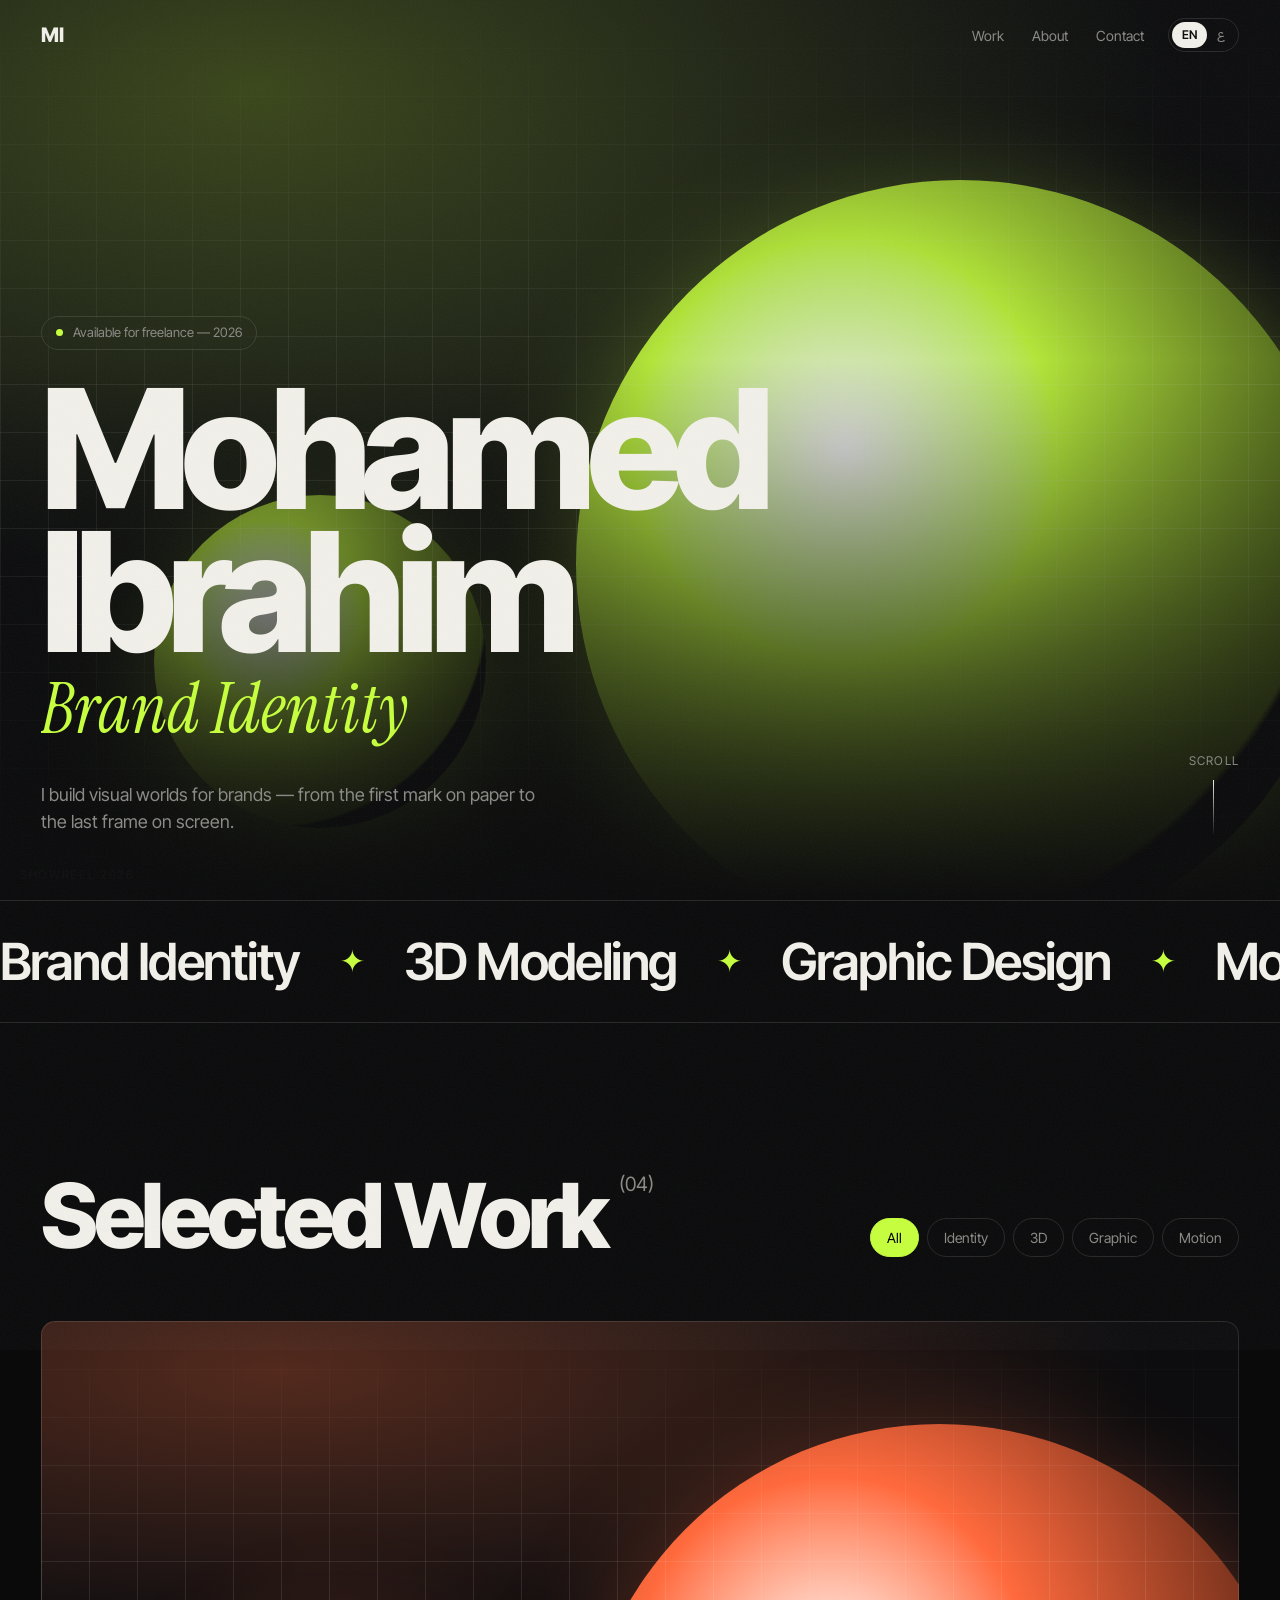
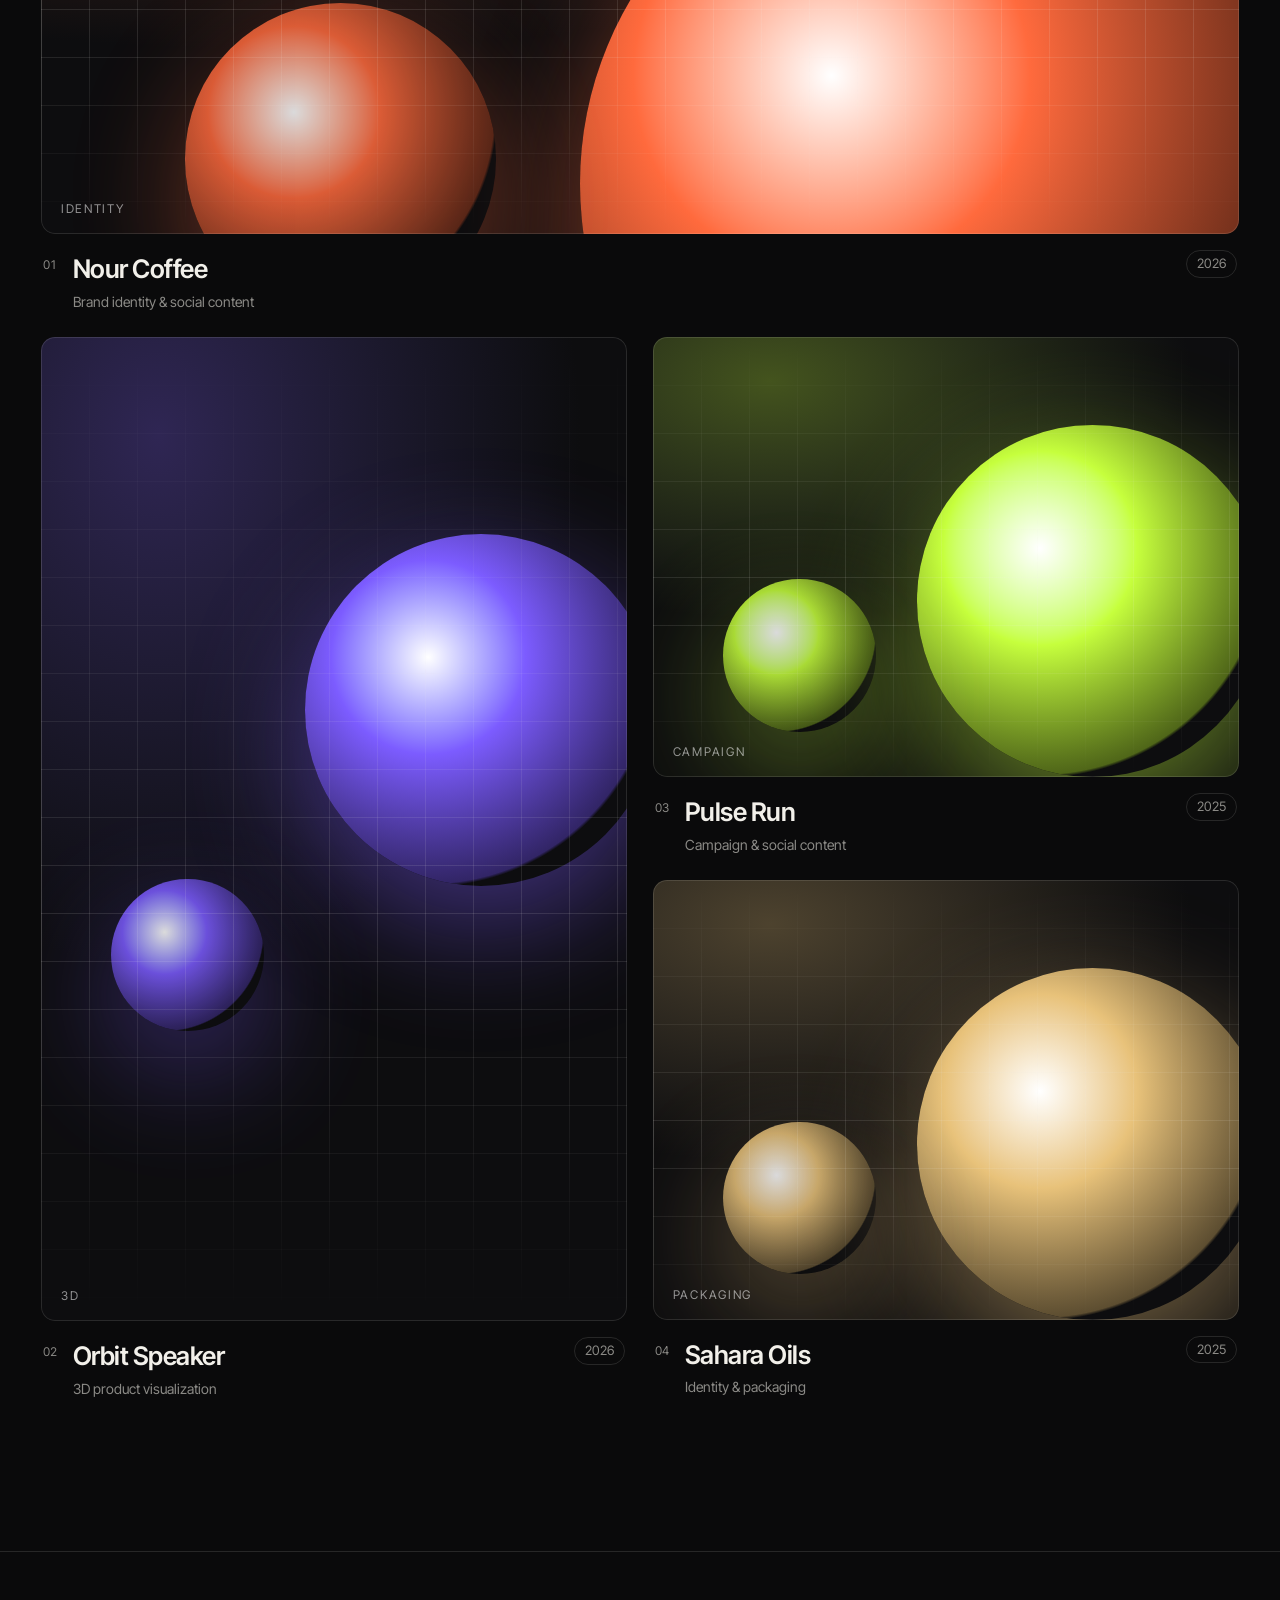
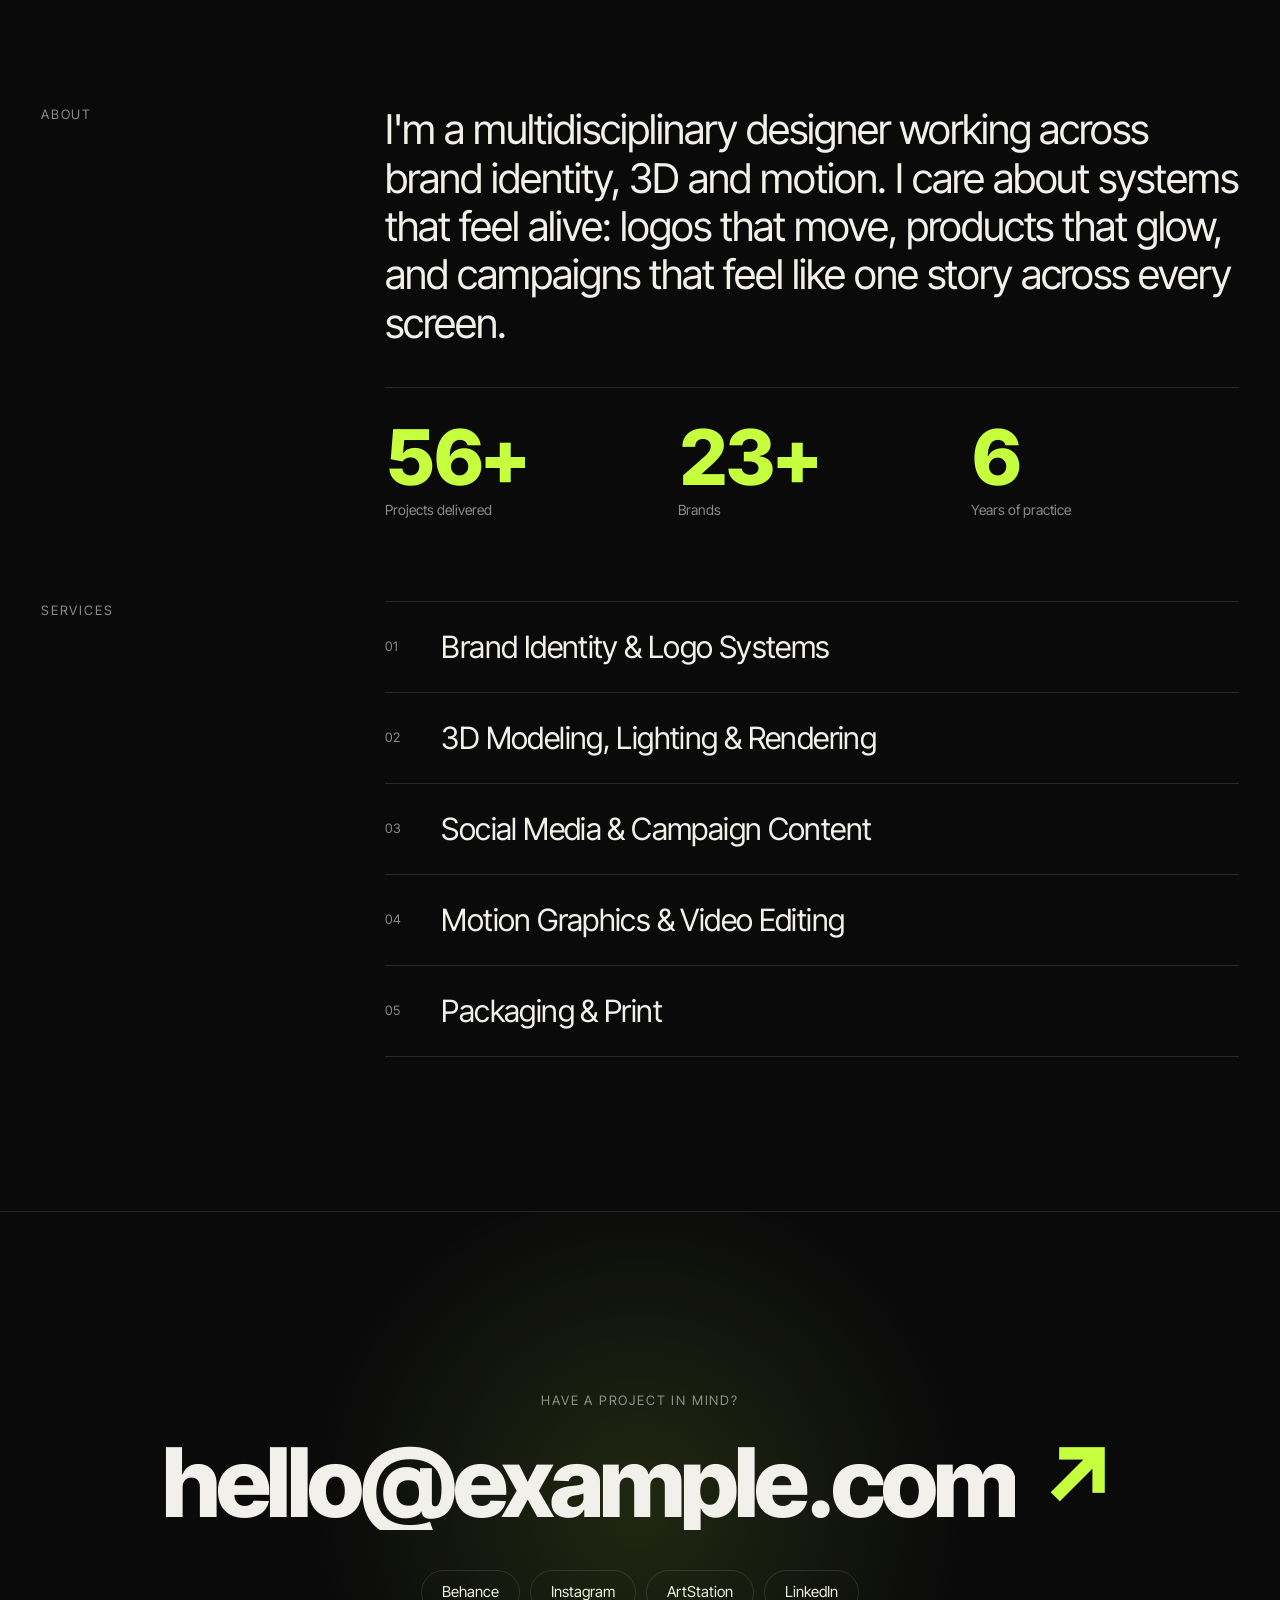
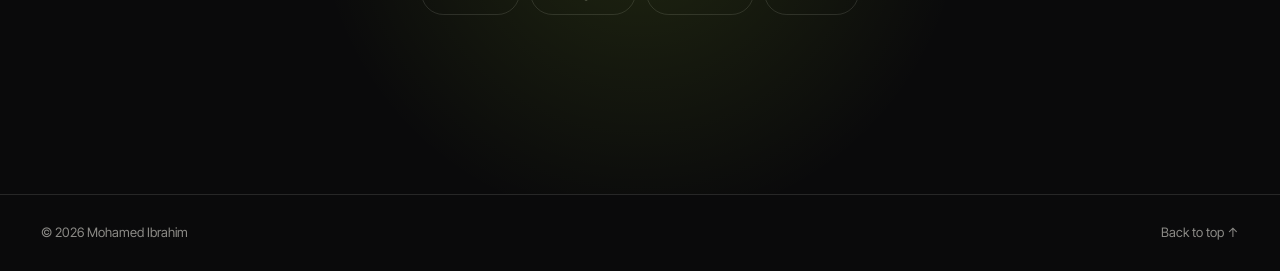
<file: index.html>
<!doctype html>
<html lang="en" dir="ltr">
<head>
  <meta charset="utf-8" />
  <meta name="viewport" content="width=device-width, initial-scale=1" />
  <title>Mohamed Ibrahim — Portfolio</title>
  <meta name="description" content="Graphic design, 3D and brand identity portfolio of Mohamed Ibrahim." />
  <link rel="preconnect" href="https://fonts.googleapis.com" />
  <link rel="preconnect" href="https://fonts.gstatic.com" crossorigin />
  <link href="https://fonts.googleapis.com/css2?family=Inter+Tight:wght@300;400;500;600;800&family=Instrument+Serif:ital@0;1&family=IBM+Plex+Sans+Arabic:wght@300;400;500;700&display=swap" rel="stylesheet" />
  <link rel="stylesheet" href="assets/css/style.css" />
</head>
<body data-page="home">
  <div class="grain" aria-hidden="true"></div>
  <div class="cursor" aria-hidden="true"><span class="cursor-label"></span></div>
  <div class="loader" aria-hidden="true"><div class="loader-name"></div><div class="loader-bar"><span></span></div></div>

  <header class="nav">
    <a class="nav-logo" href="index.html" data-site="short"></a>
    <nav class="nav-links">
      <a href="#work" data-i18n="work"></a>
      <a href="#about" data-i18n="about"></a>
      <a href="#contact" data-i18n="contact"></a>
    </nav>
    <button class="lang-toggle" type="button" aria-label="Switch language"></button>
  </header>

  <main>
    <section class="hero">
      <div class="hero-media reveal-scale" id="showreel"></div>
      <div class="hero-content">
        <p class="hero-eyebrow"><span class="dot"></span><span data-i18n="available"></span></p>
        <h1 class="hero-title" data-site="name"></h1>
        <div class="hero-rotator" aria-live="polite"><span class="rotator-word"></span></div>
        <p class="hero-intro" data-site="intro"></p>
      </div>
      <a class="hero-scroll" href="#work"><span data-i18n="scroll"></span><i></i></a>
    </section>

    <div class="marquee" aria-hidden="true"><div class="marquee-track" id="marquee"></div></div>

    <section class="work" id="work">
      <div class="section-head">
        <h2 class="section-title"><span data-i18n="selectedWork"></span> <sup id="work-count"></sup></h2>
        <div class="filters" id="filters" role="tablist"></div>
      </div>
      <div class="work-grid" id="work-grid"></div>
    </section>

    <section class="about" id="about">
      <div class="about-label" data-i18n="about"></div>
      <p class="about-text reveal" data-site="about"></p>
      <div class="stats" id="stats"></div>
      <div class="services">
        <div class="about-label" data-i18n="services"></div>
        <ol class="services-list" id="services"></ol>
      </div>
    </section>

    <section class="contact" id="contact">
      <p class="about-label" data-i18n="letsTalk"></p>
      <a class="contact-mail" id="contact-mail"></a>
      <ul class="socials" id="socials"></ul>
    </section>
  </main>

  <footer class="footer">
    <span>© <span id="year"></span> <span data-site="name"></span></span>
    <button class="to-top" type="button" data-i18n="backTop"></button>
  </footer>

  <div class="lightbox" id="lightbox" hidden><button class="lightbox-close" aria-label="Close">×</button><div class="lightbox-inner"></div></div>

  <script src="assets/js/data.js"></script>
  <script src="assets/js/main.js"></script>
</body>
</html>
</file>
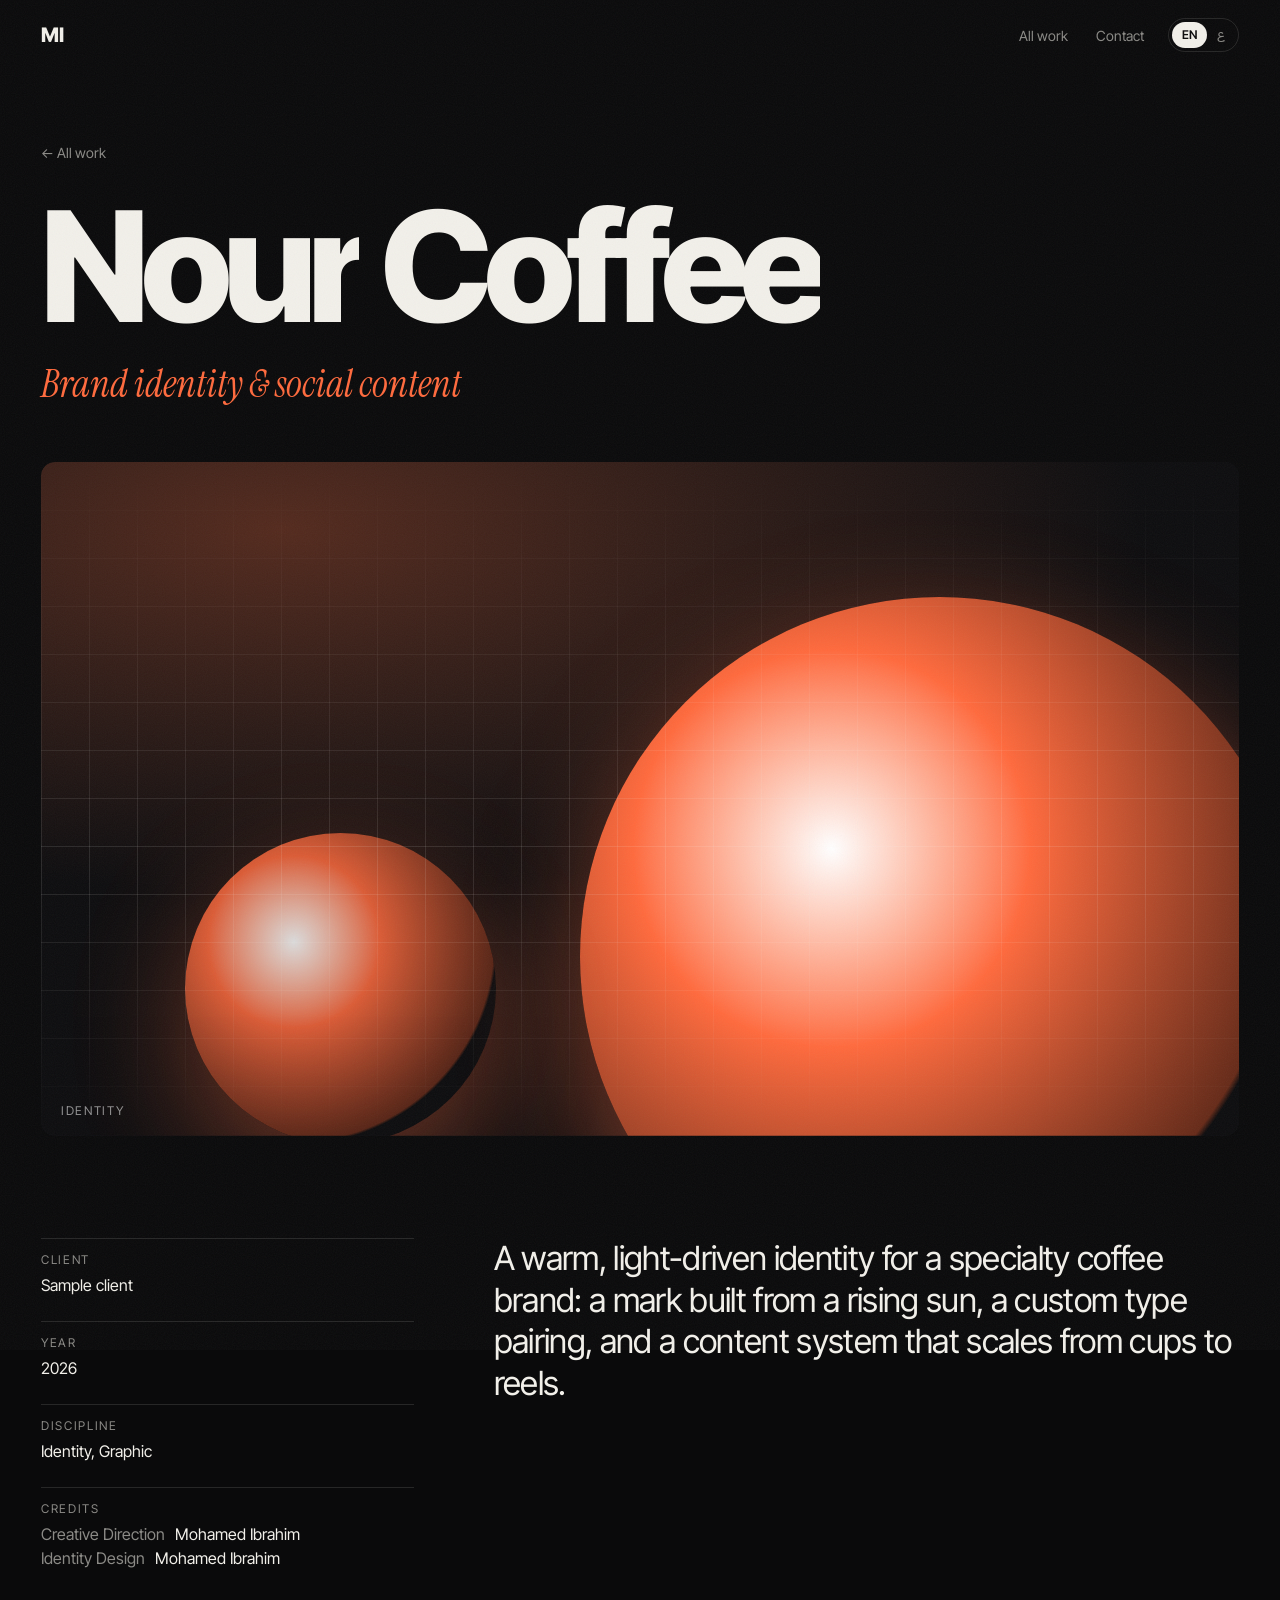
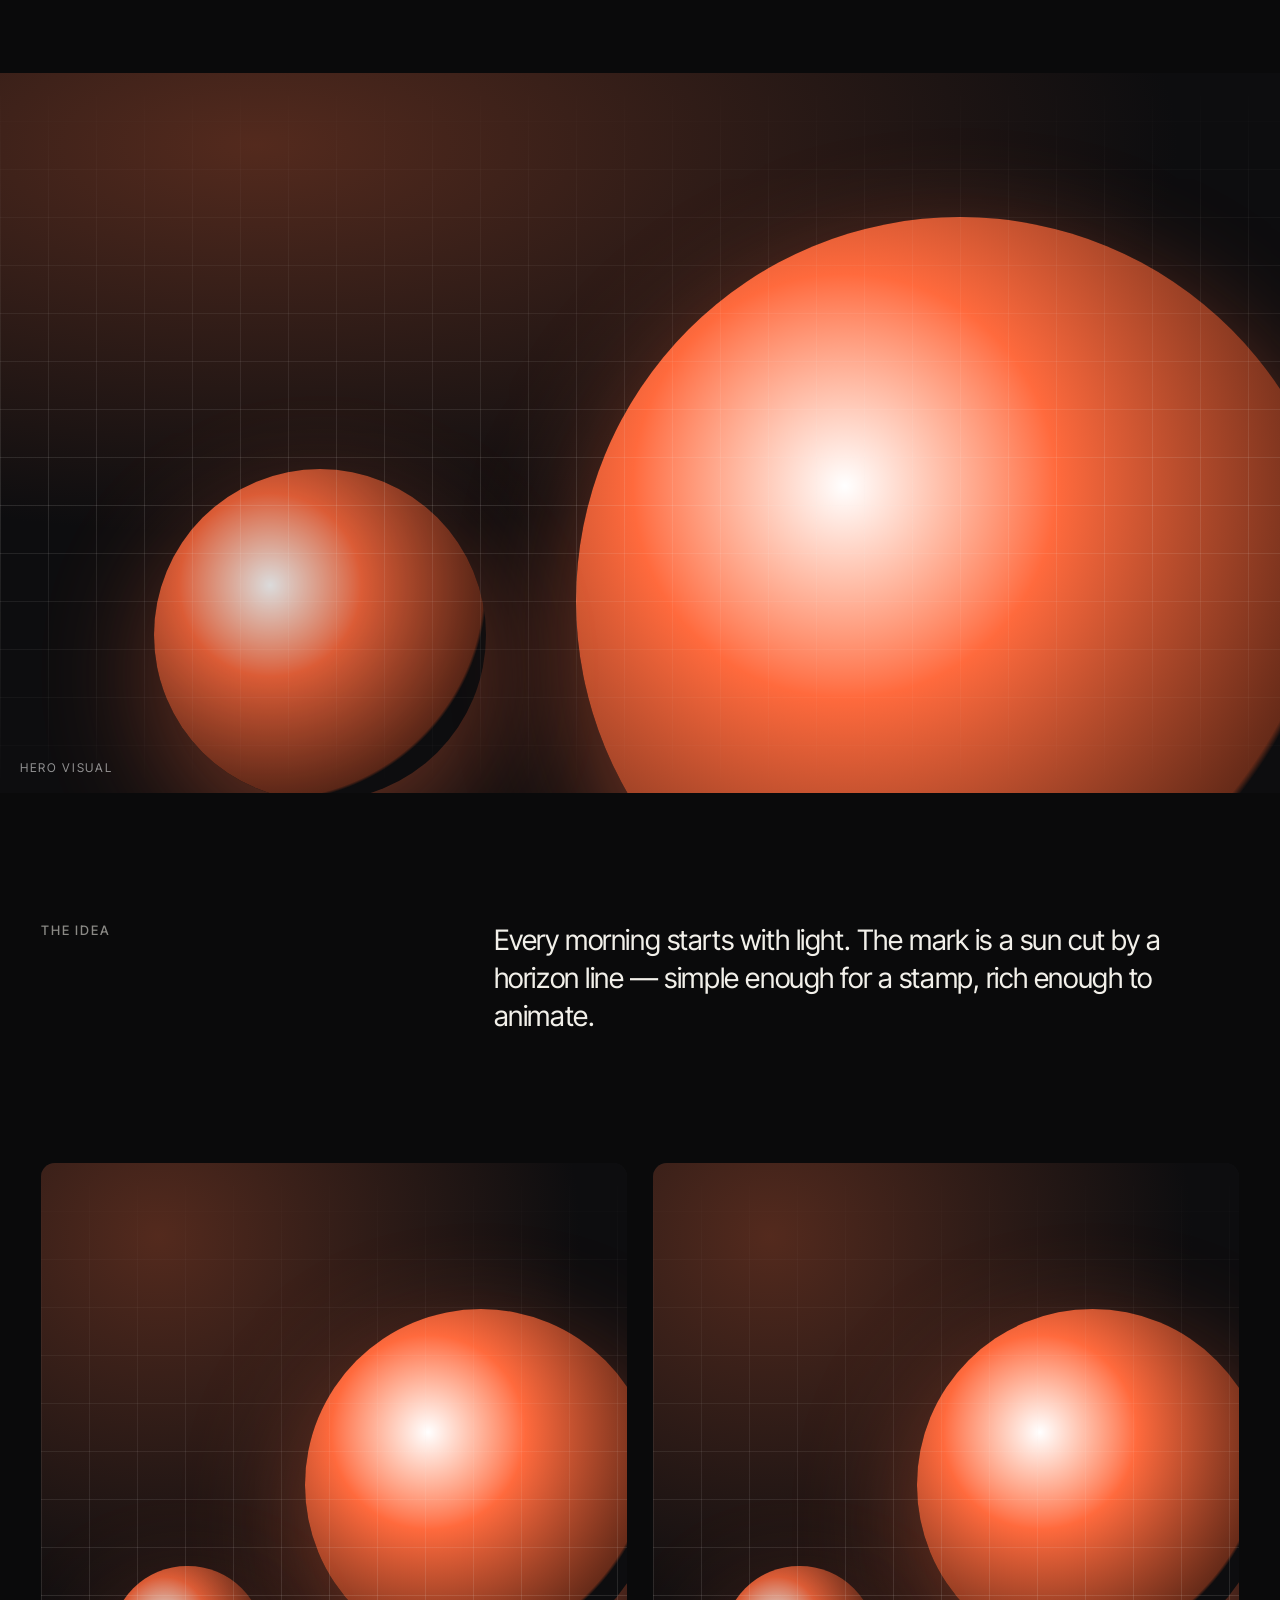
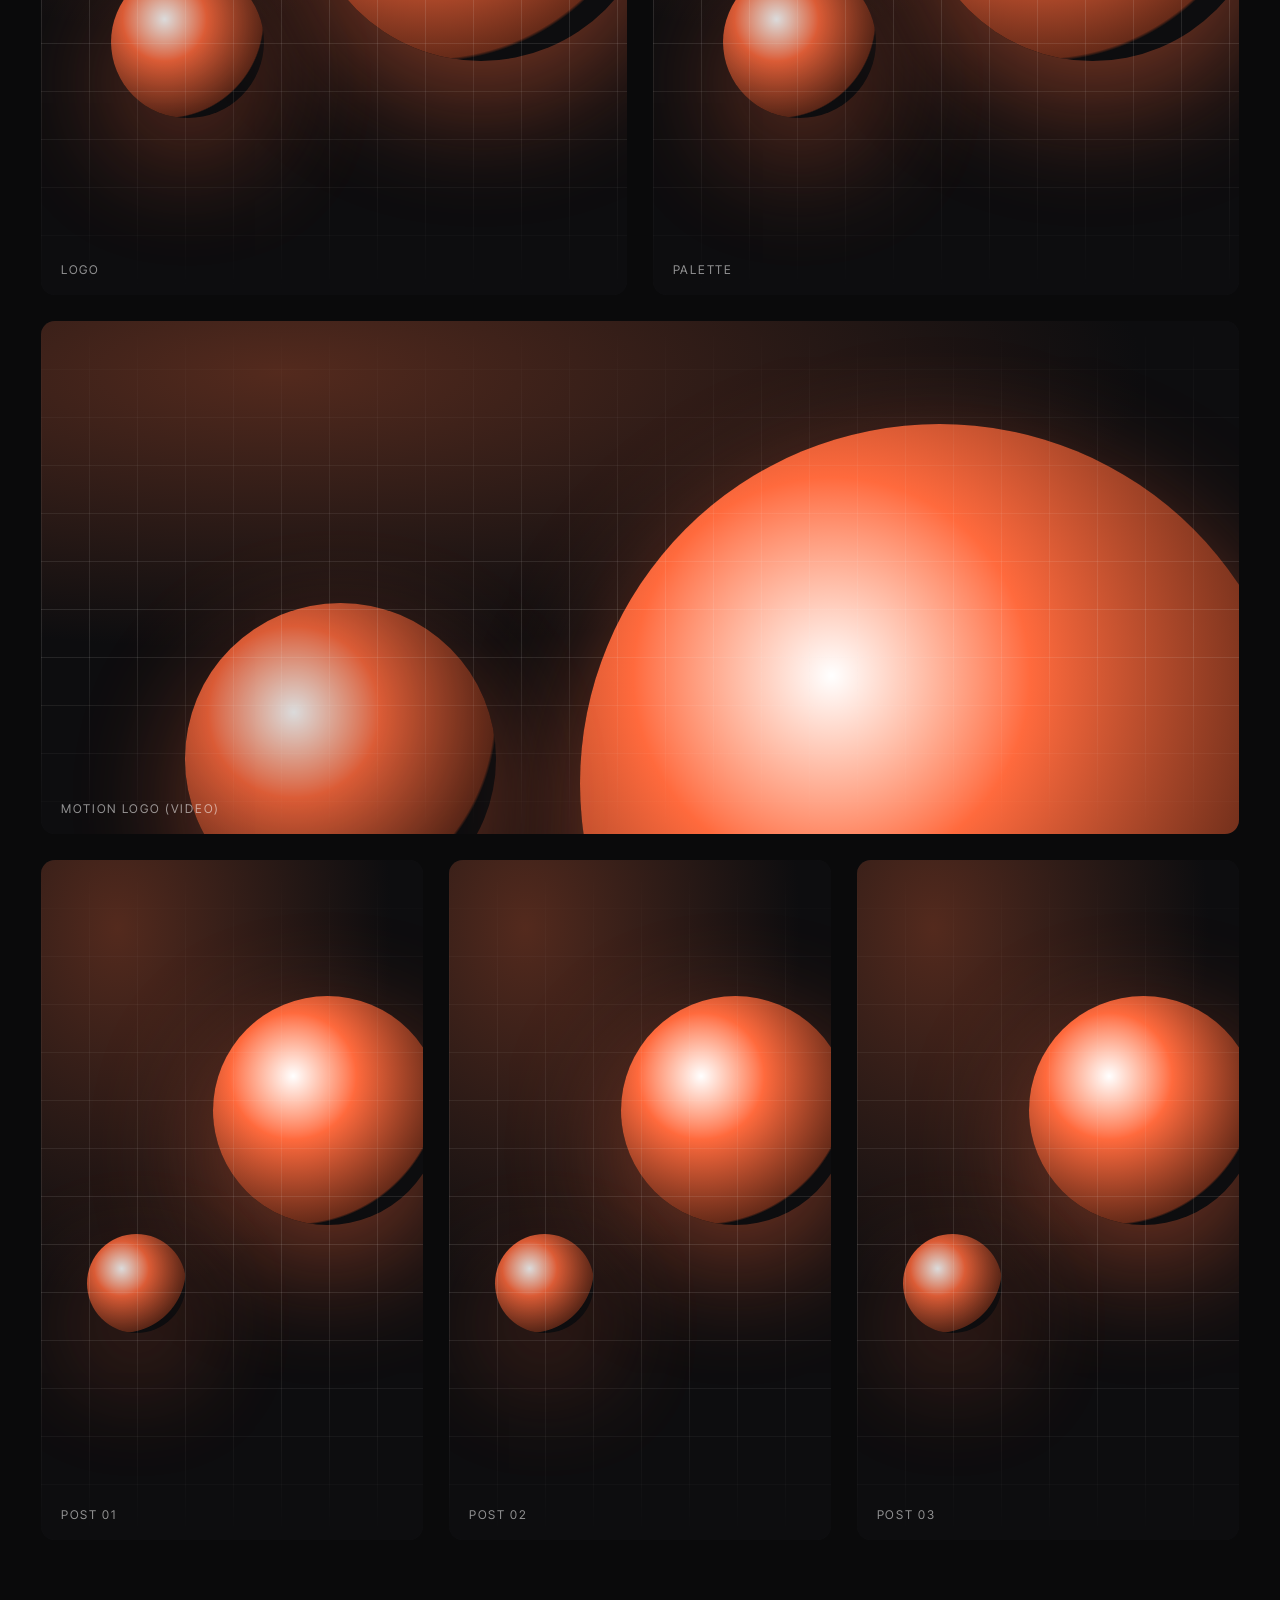
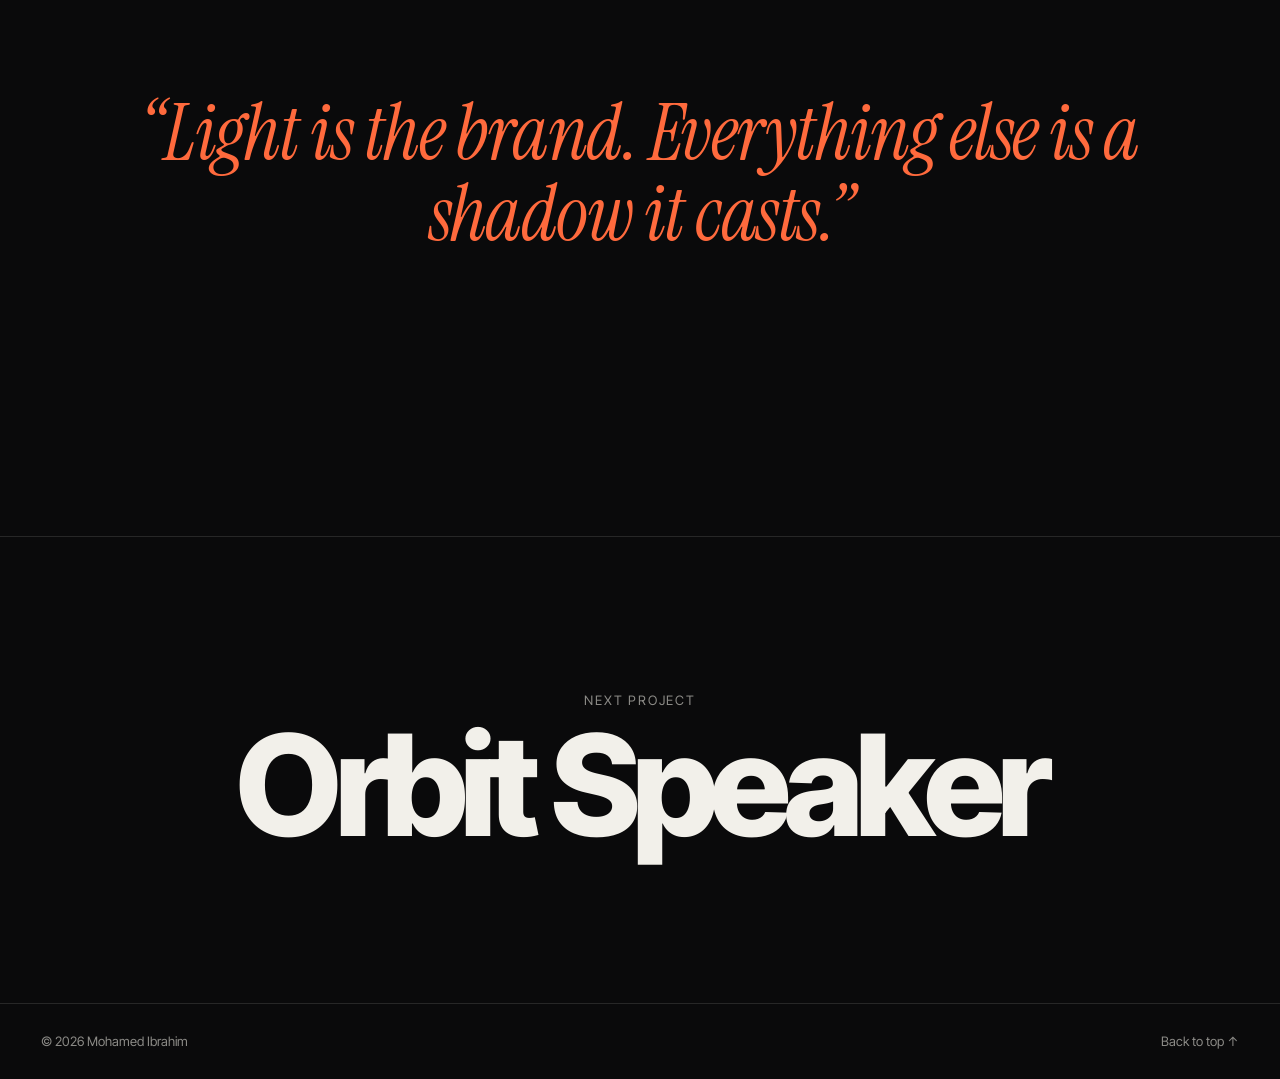
<file: project.html>
<!doctype html>
<html lang="en" dir="ltr">
<head>
  <meta charset="utf-8" />
  <meta name="viewport" content="width=device-width, initial-scale=1" />
  <title>Project — Mohamed Ibrahim</title>
  <link rel="preconnect" href="https://fonts.googleapis.com" />
  <link rel="preconnect" href="https://fonts.gstatic.com" crossorigin />
  <link href="https://fonts.googleapis.com/css2?family=Inter+Tight:wght@300;400;500;600;800&family=Instrument+Serif:ital@0;1&family=IBM+Plex+Sans+Arabic:wght@300;400;500;700&display=swap" rel="stylesheet" />
  <link rel="stylesheet" href="assets/css/style.css" />
</head>
<body data-page="project">
  <div class="grain" aria-hidden="true"></div>
  <div class="cursor" aria-hidden="true"><span class="cursor-label"></span></div>
  <div class="progress" aria-hidden="true"><span></span></div>

  <header class="nav">
    <a class="nav-logo" href="index.html" data-site="short"></a>
    <nav class="nav-links">
      <a href="index.html#work" data-i18n="allWork"></a>
      <a href="index.html#contact" data-i18n="contact"></a>
    </nav>
    <button class="lang-toggle" type="button" aria-label="Switch language"></button>
  </header>

  <main id="project"></main>

  <footer class="footer">
    <span>© <span id="year"></span> <span data-site="name"></span></span>
    <button class="to-top" type="button" data-i18n="backTop"></button>
  </footer>

  <div class="lightbox" id="lightbox" hidden><button class="lightbox-close" aria-label="Close">×</button><div class="lightbox-inner"></div></div>

  <script src="assets/js/data.js"></script>
  <script src="assets/js/main.js"></script>
</body>
</html>
</file>
<file: assets/css/style.css>
/* ============ Tokens ============ */
:root {
  --bg: #0a0a0b;
  --bg-2: #121214;
  --fg: #f2f0ea;
  --muted: #8b8a86;
  --line: rgba(242, 240, 234, 0.12);
  --accent: #c6ff3d;
  --accent-p: var(--accent);
  --sans: "Inter Tight", "IBM Plex Sans Arabic", system-ui, sans-serif;
  --serif: "Instrument Serif", "IBM Plex Sans Arabic", Georgia, serif;
  --gutter: clamp(16px, 3.2vw, 48px);
  --radius: 14px;
  --ease: cubic-bezier(0.22, 1, 0.36, 1);
  color-scheme: dark;
}
html[dir="rtl"] { --sans: "IBM Plex Sans Arabic", "Inter Tight", system-ui, sans-serif; --serif: "IBM Plex Sans Arabic", serif; }

*, *::before, *::after { box-sizing: border-box; }
html { scroll-behavior: smooth; -webkit-text-size-adjust: 100%; }
body {
  margin: 0; background: var(--bg); color: var(--fg); font-family: var(--sans);
  font-size: 16px; line-height: 1.5; -webkit-font-smoothing: antialiased; overflow-x: hidden;
}
img, video, iframe { display: block; max-width: 100%; }
a { color: inherit; text-decoration: none; }
button { font: inherit; color: inherit; background: none; border: 0; cursor: pointer; padding: 0; }
::selection { background: var(--accent); color: #000; }
body.has-cursor, body.has-cursor a, body.has-cursor button { cursor: none; }

/* film grain */
.grain {
  position: fixed; inset: -50%; z-index: 100; pointer-events: none; opacity: 0.05;
  background-image: url("data:image/svg+xml,%3Csvg xmlns='http://www.w3.org/2000/svg' width='160' height='160'%3E%3Cfilter id='n'%3E%3CfeTurbulence type='fractalNoise' baseFrequency='0.9' numOctaves='3' stitchTiles='stitch'/%3E%3C/filter%3E%3Crect width='100%25' height='100%25' filter='url(%23n)'/%3E%3C/svg%3E");
  animation: grain 1s steps(6) infinite;
}
@keyframes grain { 0%,100%{transform:translate(0,0)} 20%{transform:translate(-3%,2%)} 40%{transform:translate(2%,-3%)} 60%{transform:translate(-2%,-1%)} 80%{transform:translate(3%,3%)} }

/* ============ Cursor ============ */
.cursor {
  position: fixed; top: 0; left: 0; z-index: 200; pointer-events: none;
  width: 0; height: 0; opacity: 0; transition: opacity .3s;
}
.cursor.on { opacity: 1; }
.cursor::before {
  content: ""; position: absolute; width: 10px; height: 10px; left: -5px; top: -5px; border-radius: 50%;
  background: var(--fg); mix-blend-mode: difference; transition: transform .4s var(--ease);
}
.cursor.hover::before { transform: scale(3.2); }
.cursor.big::before { transform: scale(9); background: var(--accent); mix-blend-mode: normal; }
.cursor-label {
  position: absolute; transform: translate(-50%, -50%) scale(.4); opacity: 0; color: #000;
  font-size: 13px; font-weight: 600; letter-spacing: .02em; white-space: nowrap; transition: .35s var(--ease);
}
.cursor.big .cursor-label { opacity: 1; transform: translate(-50%, -50%) scale(1); }

/* ============ Loader ============ */
.loader { display: none; }
.loader.show {
  display: grid; place-items: center; align-content: center; gap: 24px; position: fixed; inset: 0; z-index: 300;
  background: var(--bg); transition: transform 0.9s var(--ease) .1s;
}
.loader.done { transform: translateY(-100%); }
.loader-name { font-family: var(--serif); font-size: clamp(40px, 7vw, 96px); font-style: italic; animation: rise 1s var(--ease) both; }
.loader-bar { width: min(240px, 60vw); height: 1px; background: var(--line); overflow: hidden; }
.loader-bar span { display: block; height: 100%; background: var(--accent); transform-origin: left; animation: load 1.2s var(--ease) both; }
@keyframes load { from { transform: scaleX(0); } to { transform: scaleX(1); } }
@keyframes rise { from { transform: translateY(40%); opacity: 0; } to { transform: none; opacity: 1; } }

/* ============ Nav ============ */
.nav {
  position: fixed; inset: 0 0 auto 0; z-index: 50; display: flex; align-items: center; gap: 24px;
  padding: 18px var(--gutter); transition: transform .5s var(--ease), background .4s, backdrop-filter .4s;
}
.nav.solid { background: rgba(10, 10, 11, .6); backdrop-filter: blur(14px); -webkit-backdrop-filter: blur(14px); }
.nav.hide { transform: translateY(-100%); }
.nav-logo { font-weight: 800; font-size: 20px; letter-spacing: -.02em; font-family: "Inter Tight", sans-serif; }
.nav-links { display: flex; gap: 28px; margin-inline-start: auto; font-size: 14px; }
.nav-links a { position: relative; color: var(--muted); transition: color .3s; }
.nav-links a:hover { color: var(--fg); }
.nav-links a::after { content: ""; position: absolute; inset: auto 0 -4px 0; height: 1px; background: currentColor; transform: scaleX(0); transform-origin: right; transition: transform .4s var(--ease); }
.nav-links a:hover::after { transform: scaleX(1); transform-origin: left; }
.lang-toggle { display: flex; border: 1px solid var(--line); border-radius: 99px; padding: 3px; font-size: 12px; font-weight: 600; }
.lang-toggle span { padding: 4px 10px; border-radius: 99px; color: var(--muted); transition: .3s; font-family: "Inter Tight", "IBM Plex Sans Arabic", sans-serif; }
.lang-toggle span.on { background: var(--fg); color: var(--bg); }

/* ============ Hero ============ */
.hero { position: relative; min-height: 100svh; display: grid; align-items: end; padding: 120px var(--gutter) 64px; overflow: hidden; isolation: isolate; }
.hero-media { position: absolute; inset: 0; z-index: -1; transform: translateY(var(--py, 0)); }
.hero-media > :first-child { position: absolute; inset: 0; width: 100%; height: 100%; object-fit: cover; border: 0; }
.hero-media iframe { width: 100vw; height: 56.25vw; min-height: 100%; min-width: 177.77vh; left: 50%; top: 50%; transform: translate(-50%, -50%); inset: auto; }
.hero-shade { position: absolute; inset: 0; background: linear-gradient(180deg, rgba(10,10,11,.2) 0%, rgba(10,10,11,.1) 40%, var(--bg) 100%); }
.hero-content { max-width: 1400px; }
.hero-eyebrow { display: inline-flex; align-items: center; gap: 10px; font-size: 13px; color: var(--muted); border: 1px solid var(--line); border-radius: 99px; padding: 6px 14px; margin: 0 0 28px; backdrop-filter: blur(8px); }
.dot { width: 7px; height: 7px; border-radius: 50%; background: var(--accent); box-shadow: 0 0 0 0 var(--accent); animation: pulse 2s infinite; }
@keyframes pulse { 0% { box-shadow: 0 0 0 0 rgba(198,255,61,.6); } 70% { box-shadow: 0 0 0 10px rgba(198,255,61,0); } 100% { box-shadow: 0 0 0 0 rgba(198,255,61,0); } }
.hero-title { margin: 0; font-size: clamp(56px, 13vw, 220px); line-height: .86; letter-spacing: -.055em; font-weight: 800; animation: rise 1.2s var(--ease) .2s both; }
html[dir="rtl"] .hero-title { letter-spacing: 0; line-height: 1.05; }
.hero-rotator { font-family: var(--serif); font-style: italic; font-size: clamp(32px, 5.4vw, 88px); line-height: 1.1; color: var(--accent); height: 1.2em; overflow: hidden; margin-top: 8px; }
html[dir="rtl"] .hero-rotator { font-style: normal; font-weight: 300; }
.rotator-word { display: inline-block; transition: transform .45s var(--ease), opacity .45s; }
.rotator-word.out { transform: translateY(-100%); opacity: 0; }
.hero-intro { max-width: 520px; color: var(--muted); font-size: clamp(16px, 1.4vw, 20px); margin: 28px 0 0; animation: rise 1.2s var(--ease) .5s both; }
.hero-scroll { position: absolute; inset-inline-end: var(--gutter); bottom: 64px; display: flex; flex-direction: column; align-items: center; gap: 10px; font-size: 12px; color: var(--muted); letter-spacing: .1em; text-transform: uppercase; }
.hero-scroll i { width: 1px; height: 56px; background: linear-gradient(var(--fg), transparent); animation: drip 2s var(--ease) infinite; transform-origin: top; }
@keyframes drip { 0% { transform: scaleY(0); } 50% { transform: scaleY(1); } 100% { transform: scaleY(1); opacity: 0; } }

/* ============ Placeholder art ============ */
.ph { position: absolute; inset: 0; overflow: hidden; background: radial-gradient(120% 90% at 20% 10%, color-mix(in srgb, var(--c) 28%, #111) 0%, #0d0d0f 60%); }
.ph-orb { position: absolute; width: 60%; aspect-ratio: 1; border-radius: 50%; left: 45%; top: 20%; background: radial-gradient(circle at 35% 35%, #fff 0%, var(--c) 30%, color-mix(in srgb, var(--c) 40%, #000) 70%, transparent 71%); filter: blur(.5px); animation: float 9s ease-in-out infinite; box-shadow: 0 40px 120px color-mix(in srgb, var(--c) 45%, transparent); }
.ph-orb.b { width: 26%; left: 12%; top: 55%; animation-duration: 12s; animation-direction: reverse; opacity: .85; }
.ph-grid { position: absolute; inset: 0; background-image: linear-gradient(var(--line) 1px, transparent 1px), linear-gradient(90deg, var(--line) 1px, transparent 1px); background-size: 48px 48px; mask-image: linear-gradient(180deg, transparent, #000 60%, transparent); -webkit-mask-image: linear-gradient(180deg, transparent, #000 60%, transparent); }
.ph-label { position: absolute; inset-inline-start: 20px; bottom: 16px; font-size: 12px; letter-spacing: .14em; text-transform: uppercase; color: rgba(255,255,255,.55); font-family: "Inter Tight", "IBM Plex Sans Arabic", sans-serif; }
@keyframes float { 0%,100% { transform: translate(0, 0) rotate(0); } 50% { transform: translate(-6%, 5%) rotate(8deg); } }

/* ============ Marquee ============ */
.marquee { border-block: 1px solid var(--line); overflow: hidden; padding: 22px 0; }
.marquee-track { display: flex; width: max-content; gap: 40px; animation: marquee 40s linear infinite; font-size: clamp(28px, 4vw, 56px); font-weight: 600; letter-spacing: -.03em; }
.marquee-track span { white-space: nowrap; }
.marquee-track i { font-style: normal; color: var(--accent); font-size: .6em; align-self: center; }
html[dir="rtl"] .marquee-track { animation-name: marquee-rtl; letter-spacing: 0; }
@keyframes marquee { to { transform: translateX(-50%); } }
@keyframes marquee-rtl { to { transform: translateX(50%); } }
.marquee:hover .marquee-track { animation-play-state: paused; }

/* ============ Work ============ */
.work { padding: clamp(80px, 12vw, 160px) var(--gutter); }
.section-head { display: flex; flex-wrap: wrap; align-items: end; justify-content: space-between; gap: 24px; margin-bottom: clamp(32px, 5vw, 64px); }
.section-title { margin: 0; font-size: clamp(40px, 7vw, 112px); letter-spacing: -.045em; line-height: .9; font-weight: 800; }
html[dir="rtl"] .section-title { letter-spacing: 0; line-height: 1.1; }
.section-title sup { font-size: .22em; color: var(--muted); font-weight: 400; letter-spacing: 0; vertical-align: top; }
.filters { display: flex; flex-wrap: wrap; gap: 8px; }
.chip { border: 1px solid var(--line); border-radius: 99px; padding: 8px 16px; font-size: 14px; color: var(--muted); transition: .3s var(--ease); display: inline-block; }
.chip:hover { color: var(--fg); border-color: var(--fg); }
.chip.on { background: var(--accent); color: #000; border-color: var(--accent); }

.work-grid { display: grid; grid-template-columns: repeat(12, 1fr); gap: clamp(16px, 2vw, 28px); grid-auto-flow: dense; }
.card { grid-column: span 6; display: block; }
.card.size-large { grid-column: span 12; }
.card.size-tall { grid-column: span 6; grid-row: span 2; }
.card-media { position: relative; overflow: hidden; border-radius: var(--radius); aspect-ratio: 4 / 3; background: var(--bg-2); transform: translateZ(0); }
.card.size-large .card-media { aspect-ratio: 21 / 9; }
.card.size-tall .card-media { aspect-ratio: auto; height: calc(100% - 76px); min-height: 420px; }
.card-media > img, .card-media > video, .card-media > iframe { position: absolute; inset: 0; width: 100%; height: 100%; object-fit: cover; border: 0; }
.card-media > *, .card-media .ph { transition: transform 1.1s var(--ease), filter .6s; }
.card:hover .card-media > * { transform: scale(1.045); }
.card-media::after { content: ""; position: absolute; inset: 0; border-radius: inherit; box-shadow: inset 0 0 0 1px var(--line); pointer-events: none; }
.card-meta { display: grid; grid-template-columns: auto 1fr auto; gap: 16px; align-items: start; padding: 16px 2px 0; }
.card-index { font-size: 12px; color: var(--muted); padding-top: 6px; font-variant-numeric: tabular-nums; }
.card-text h3 { margin: 0; font-size: clamp(20px, 2vw, 28px); letter-spacing: -.02em; font-weight: 600; transition: color .3s; }
.card-text p { margin: 2px 0 0; color: var(--muted); font-size: 14px; }
.card-year { font-size: 13px; color: var(--muted); border: 1px solid var(--line); border-radius: 99px; padding: 3px 10px; }
.card:hover h3 { color: var(--c); }

/* ============ About ============ */
.about { padding: clamp(80px, 12vw, 160px) var(--gutter); border-top: 1px solid var(--line); display: grid; grid-template-columns: 1fr 3fr; gap: 40px 60px; }
.about-label { font-size: 13px; letter-spacing: .14em; text-transform: uppercase; color: var(--muted); margin: 0; }
html[dir="rtl"] .about-label { letter-spacing: 0; }
.about-text { margin: 0; font-size: clamp(24px, 3.2vw, 48px); line-height: 1.18; letter-spacing: -.025em; font-weight: 400; }
html[dir="rtl"] .about-text { letter-spacing: 0; line-height: 1.5; }
.stats { grid-column: 2; display: grid; grid-template-columns: repeat(3, 1fr); gap: 24px; border-top: 1px solid var(--line); padding-top: 32px; }
.stat b { display: block; font-size: clamp(44px, 6vw, 96px); font-weight: 800; letter-spacing: -.05em; line-height: 1; color: var(--accent); font-variant-numeric: tabular-nums; }
.stat span { color: var(--muted); font-size: 14px; }
.services { grid-column: 1 / -1; display: grid; grid-template-columns: 1fr 3fr; gap: 60px; margin-top: 40px; }
.services-list { list-style: none; margin: 0; padding: 0; border-top: 1px solid var(--line); }
.services-list li { display: grid; grid-template-columns: 56px 1fr auto; align-items: center; padding: 22px 0; border-bottom: 1px solid var(--line); font-size: clamp(20px, 2.4vw, 34px); letter-spacing: -.02em; transition: padding .5s var(--ease), color .3s; }
.services-list li:hover { padding-inline-start: 18px; color: var(--accent); }
.services-list .num { font-size: 13px; color: var(--muted); }
.services-list i { font-style: normal; opacity: 0; transform: translate(-8px, 8px); transition: .4s var(--ease); }
.services-list li:hover i { opacity: 1; transform: none; }
html[dir="rtl"] .services-list i { transform: translate(8px, 8px) scaleX(-1); }
html[dir="rtl"] .services-list li:hover i { transform: scaleX(-1); }

/* ============ Contact ============ */
.contact { padding: clamp(100px, 14vw, 200px) var(--gutter); border-top: 1px solid var(--line); text-align: center; position: relative; overflow: hidden; }
.contact::before { content: ""; position: absolute; width: 60vw; aspect-ratio: 1; left: 50%; top: 50%; transform: translate(-50%, -50%); background: radial-gradient(circle, rgba(198,255,61,.12), transparent 60%); pointer-events: none; }
.contact-mail { position: relative; display: inline-flex; align-items: center; gap: .2em; margin: 24px 0 40px; font-size: clamp(30px, 7.5vw, 128px); font-weight: 800; letter-spacing: -.05em; line-height: 1; overflow-wrap: anywhere; direction: ltr; }
.contact-mail i { font-style: normal; color: var(--accent); transition: transform .5s var(--ease); }
.contact-mail:hover i { transform: translate(8px, -8px) rotate(45deg); }
.roll { position: relative; display: inline-block; overflow: hidden; vertical-align: bottom; }
.roll::after { content: attr(data-text); position: absolute; left: 0; top: 100%; color: var(--accent); }
.roll, .roll::after { transition: transform .6s var(--ease); }
.contact-mail:hover .roll { transform: translateY(-100%); }
.contact-mail:hover .roll::after { transform: translateY(0); }
.socials { list-style: none; padding: 0; margin: 0; display: flex; flex-wrap: wrap; justify-content: center; gap: 10px; }
.socials a { display: inline-block; border: 1px solid var(--line); border-radius: 99px; padding: 10px 20px; font-size: 15px; transition: .3s var(--ease); }
.socials a:hover { background: var(--fg); color: var(--bg); }

/* ============ Footer ============ */
.footer { display: flex; justify-content: space-between; align-items: center; gap: 16px; padding: 28px var(--gutter); border-top: 1px solid var(--line); color: var(--muted); font-size: 13px; }
.to-top:hover { color: var(--fg); }

/* ============ Project page ============ */
.progress { position: fixed; inset: 0 0 auto 0; height: 2px; z-index: 60; }
.progress span { display: block; height: 100%; background: var(--accent-p); transform: scaleX(0); transform-origin: left; }
html[dir="rtl"] .progress span { transform-origin: right; }
.p-hero { padding: 140px var(--gutter) 48px; }
.p-back { display: inline-block; color: var(--muted); font-size: 14px; margin-bottom: 36px; transition: color .3s; }
.p-back:hover { color: var(--fg); }
html[dir="rtl"] .p-back { direction: rtl; }
.p-title { margin: 0; font-size: clamp(56px, 12vw, 200px); line-height: .88; letter-spacing: -.055em; font-weight: 800; }
html[dir="rtl"] .p-title { letter-spacing: 0; line-height: 1.1; }
.split .w { display: inline-block; overflow: hidden; vertical-align: top; padding-bottom: .04em; }
.split .w > span { display: inline-block; transform: translateY(105%); transition: transform 1.1s var(--ease) calc(var(--i) * 90ms + 100ms); }
.split.in .w > span { transform: none; }
.p-sub { font-family: var(--serif); font-style: italic; font-size: clamp(24px, 3vw, 44px); color: var(--accent-p); margin: 16px 0 0; }
html[dir="rtl"] .p-sub { font-style: normal; }
.p-cover { position: relative; margin: 0 var(--gutter); aspect-ratio: 16 / 9; border-radius: var(--radius); overflow: hidden; background: var(--bg-2); }
.p-cover > :first-child { position: absolute; inset: 0; width: 100%; height: 100%; object-fit: cover; border: 0; }
.p-info { display: grid; grid-template-columns: 1fr 2fr; gap: 40px 80px; padding: clamp(56px, 8vw, 120px) var(--gutter); }
.p-meta { margin: 0; display: grid; gap: 24px; align-content: start; }
.p-meta div { border-top: 1px solid var(--line); padding-top: 12px; }
.p-meta dt { font-size: 12px; text-transform: uppercase; letter-spacing: .14em; color: var(--muted); margin-bottom: 4px; }
.p-meta dd { margin: 0; font-size: 16px; }
.credit { display: block; }
.credit em { font-style: normal; color: var(--muted); margin-inline-end: 6px; }
.p-summary { margin: 0; font-size: clamp(22px, 2.6vw, 40px); line-height: 1.25; letter-spacing: -.02em; }
html[dir="rtl"] .p-summary { letter-spacing: 0; line-height: 1.6; }

.p-blocks { display: grid; gap: clamp(16px, 2vw, 28px); padding: 0 var(--gutter); }
.b { display: grid; gap: clamp(16px, 2vw, 28px); }
.b-full { margin: 0 calc(var(--gutter) * -1); }
.b-full .b-item { border-radius: 0; aspect-ratio: 16 / 9; }
.b-wide .b-item { aspect-ratio: 21 / 9; }
.b-grid2 { grid-template-columns: repeat(2, 1fr); }
.b-grid2 .b-item { aspect-ratio: 4 / 5; }
.b-grid3 { grid-template-columns: repeat(3, 1fr); }
.b-grid3 .b-item { aspect-ratio: 9 / 16; }
.b-item { position: relative; margin: 0; overflow: hidden; border-radius: var(--radius); background: var(--bg-2); }
.b-item.is-embed { aspect-ratio: 16 / 9 !important; }
.b-item > img, .b-item > video, .b-item > iframe { position: absolute; inset: 0; width: 100%; height: 100%; object-fit: cover; border: 0; }
.b-item > img[data-zoom] { cursor: zoom-in; transition: transform 1s var(--ease); }
.b-item:hover > img[data-zoom] { transform: scale(1.02); }
.b-item figcaption { position: absolute; inset-inline-start: 16px; bottom: 12px; font-size: 13px; color: rgba(255,255,255,.8); }
.b-text { grid-template-columns: 1fr 2fr; gap: 40px 80px; padding: clamp(56px, 8vw, 120px) 0; }
.b-text h2 { margin: 0; font-size: 13px; text-transform: uppercase; letter-spacing: .14em; color: var(--muted); font-weight: 500; }
.b-text p { margin: 0; font-size: clamp(20px, 2.2vw, 32px); line-height: 1.35; letter-spacing: -.015em; }
.b-quote { margin: 0; padding: clamp(64px, 10vw, 160px) 0; text-align: center; font-family: var(--serif); font-style: italic; font-size: clamp(36px, 6vw, 96px); line-height: 1.05; letter-spacing: -.02em; color: var(--c); }
html[dir="rtl"] .b-quote { font-style: normal; line-height: 1.4; letter-spacing: 0; }
.b-stats { grid-template-columns: repeat(3, 1fr); padding: clamp(40px, 6vw, 80px) 0; border-block: 1px solid var(--line); }
.b-stats .stat b { color: var(--accent-p); }

.p-next { position: relative; display: grid; place-items: center; text-align: center; gap: 12px; margin-top: clamp(80px, 12vw, 160px); padding: clamp(80px, 12vw, 180px) var(--gutter); border-top: 1px solid var(--line); overflow: hidden; isolation: isolate; }
.p-next-title { font-size: clamp(48px, 11vw, 180px); font-weight: 800; letter-spacing: -.055em; line-height: .9; transition: color .4s; }
html[dir="rtl"] .p-next-title { letter-spacing: 0; line-height: 1.1; }
.p-next-media { position: absolute; inset: 0; z-index: -1; opacity: 0; transform: scale(1.08); transition: opacity .7s var(--ease), transform 1.2s var(--ease); }
.p-next-media > :first-child { position: absolute; inset: 0; width: 100%; height: 100%; object-fit: cover; border: 0; }
.p-next-media::after { content: ""; position: absolute; inset: 0; background: rgba(10,10,11,.45); }
.p-next:hover .p-next-media { opacity: 1; transform: none; }

/* ============ Lightbox ============ */
.lightbox { position: fixed; inset: 0; z-index: 150; display: grid; place-items: center; background: rgba(5,5,6,.92); backdrop-filter: blur(10px); opacity: 0; transition: opacity .3s; padding: var(--gutter); }
.lightbox.open { opacity: 1; }
.lightbox-inner img { max-width: 92vw; max-height: 88vh; object-fit: contain; border-radius: 8px; }
.lightbox-close { position: absolute; top: 16px; inset-inline-end: 20px; font-size: 36px; line-height: 1; color: var(--fg); }

/* ============ Reveal ============ */
.reveal { opacity: 0; transform: translateY(40px); transition: opacity 1s var(--ease) var(--d, 0ms), transform 1.1s var(--ease) var(--d, 0ms); }
.reveal.in { opacity: 1; transform: none; }
.reveal-scale { clip-path: inset(8% 6% 8% 6% round var(--radius)); transition: clip-path 1.4s var(--ease); }
.reveal-scale.in { clip-path: inset(0 0 0 0 round 0); }
.p-cover.reveal-scale.in { clip-path: inset(0 0 0 0 round var(--radius)); }

/* ============ Responsive ============ */
@media (max-width: 900px) {
  .card, .card.size-tall, .card.size-large { grid-column: span 12; grid-row: auto; }
  .card.size-large .card-media, .card.size-tall .card-media { aspect-ratio: 4 / 3; height: auto; min-height: 0; }
  .about, .services, .p-info, .b-text { grid-template-columns: 1fr; gap: 28px; }
  .stats { grid-column: 1; }
  .b-grid3 { grid-template-columns: 1fr 1fr; }
  .b-grid3 .b-item:last-child:nth-child(odd) { grid-column: 1 / -1; aspect-ratio: 16 / 9; }
}
@media (max-width: 600px) {
  .nav-links { gap: 16px; font-size: 13px; }
  .nav-links a:nth-child(2) { display: none; }
  .hero-scroll { display: none; }
  .stats, .b-stats { grid-template-columns: 1fr 1fr 1fr; gap: 12px; }
  .stat b { font-size: 36px; }
  .stat span { font-size: 12px; }
  .b-grid2 { grid-template-columns: 1fr; }
  .services-list li { grid-template-columns: 40px 1fr auto; }
}

@media (prefers-reduced-motion: reduce) {
  *, *::before, *::after { animation-duration: .01ms !important; animation-iteration-count: 1 !important; transition-duration: .01ms !important; }
  .reveal { opacity: 1; transform: none; }
  .reveal-scale { clip-path: none; }
}
</file>
